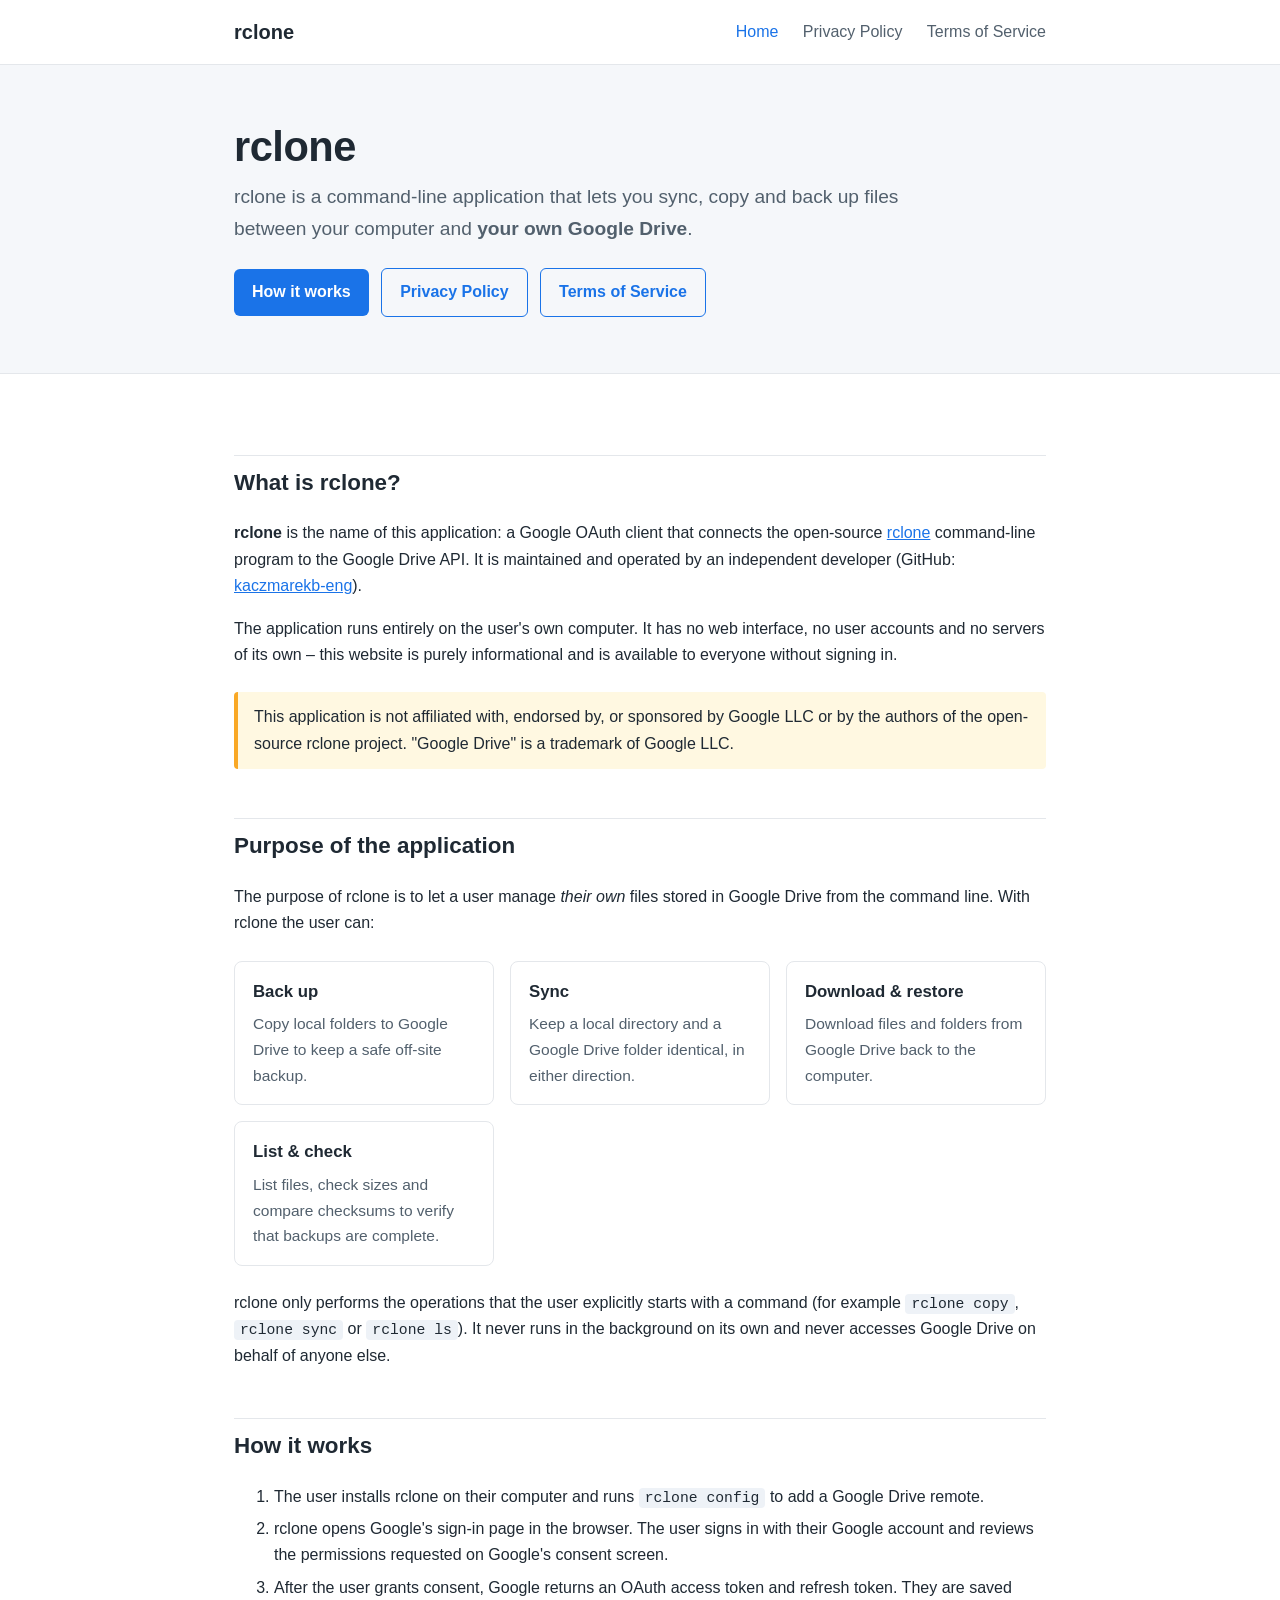
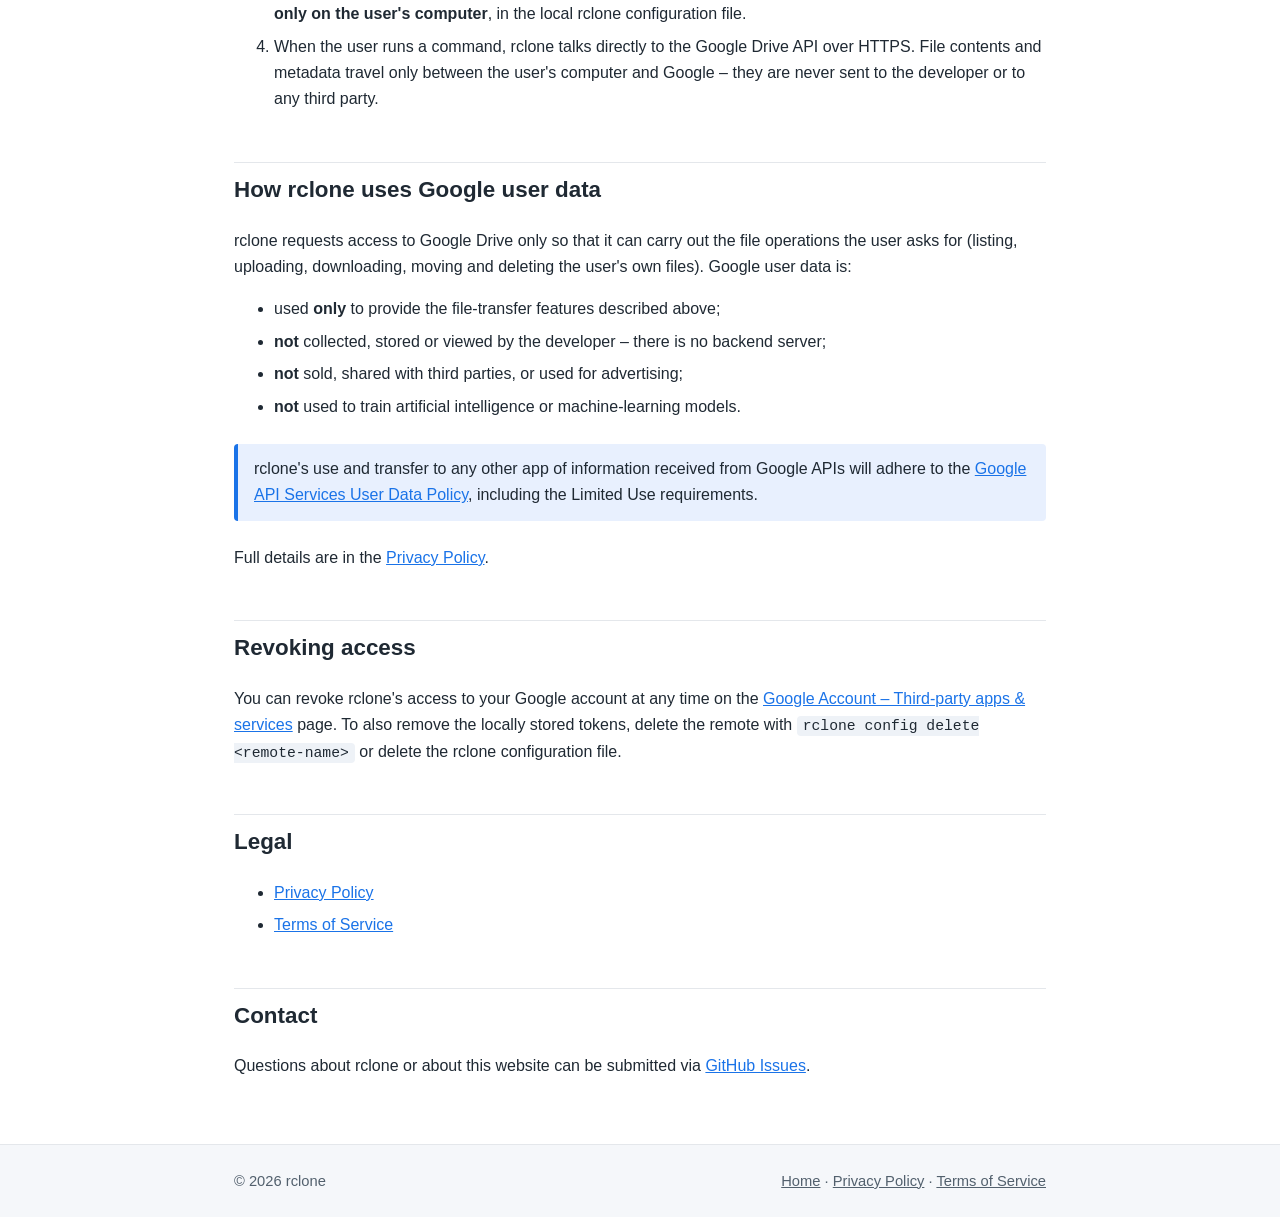
<file: docs/index.html>
<!DOCTYPE html>
<html lang="en">
<head>
  <meta charset="UTF-8">
  <meta name="viewport" content="width=device-width, initial-scale=1.0">
  <!-- Google Search Console ownership verification: paste the tag from Search Console here, e.g.
  <meta name="google-site-verification" content="YOUR_TOKEN_FROM_SEARCH_CONSOLE">
  -->
  <title>rclone – sync and back up your files with Google Drive</title>
  <meta name="description" content="rclone is a command-line application that lets you sync, copy and back up files between your computer and your own Google Drive.">
  <link rel="stylesheet" href="style.css">
</head>
<body>

<header class="site-header">
  <div class="inner">
    <a class="brand" href="./">rclone</a>
    <nav>
      <a href="./" aria-current="page">Home</a>
      <a href="privacy.html">Privacy Policy</a>
      <a href="terms.html">Terms of Service</a>
    </nav>
  </div>
</header>

<section class="hero">
  <div class="inner">
    <h1>rclone</h1>
    <p class="lead">
      rclone is a command-line application that lets you sync, copy and back up
      files between your computer and <strong>your own Google Drive</strong>.
    </p>
    <a class="button" href="#how-it-works">How it works</a>
    <a class="button secondary" href="privacy.html">Privacy Policy</a>
    <a class="button secondary" href="terms.html">Terms of Service</a>
  </div>
</section>

<main>

  <h2 id="about">What is rclone?</h2>
  <p>
    <strong>rclone</strong> is the name of this application: a Google OAuth client that connects the
    open-source <a href="https://rclone.org" rel="noopener">rclone</a> command-line program
    to the Google Drive API. It is maintained and operated by an independent developer
    (GitHub: <a href="https://github.com/kaczmarekb-eng" rel="noopener">kaczmarekb-eng</a>).
  </p>
  <p>
    The application runs entirely on the user's own computer. It has no web interface,
    no user accounts and no servers of its own &ndash; this website is purely informational and
    is available to everyone without signing in.
  </p>

  <div class="notice">
    This application is not affiliated with, endorsed by, or sponsored by Google LLC or by
    the authors of the open-source rclone project. "Google Drive" is a trademark of Google LLC.
  </div>

  <h2 id="purpose">Purpose of the application</h2>
  <p>
    The purpose of rclone is to let a user manage <em>their own</em> files stored in Google Drive
    from the command line. With rclone the user can:
  </p>
  <div class="features">
    <div class="feature">
      <h3>Back up</h3>
      <p>Copy local folders to Google Drive to keep a safe off-site backup.</p>
    </div>
    <div class="feature">
      <h3>Sync</h3>
      <p>Keep a local directory and a Google Drive folder identical, in either direction.</p>
    </div>
    <div class="feature">
      <h3>Download &amp; restore</h3>
      <p>Download files and folders from Google Drive back to the computer.</p>
    </div>
    <div class="feature">
      <h3>List &amp; check</h3>
      <p>List files, check sizes and compare checksums to verify that backups are complete.</p>
    </div>
  </div>
  <p>
    rclone only performs the operations that the user explicitly starts with a command
    (for example <code>rclone copy</code>, <code>rclone sync</code> or <code>rclone ls</code>).
    It never runs in the background on its own and never accesses Google Drive on behalf of anyone else.
  </p>

  <h2 id="how-it-works">How it works</h2>
  <ol class="steps">
    <li>The user installs rclone on their computer and runs <code>rclone config</code> to add a Google Drive remote.</li>
    <li>rclone opens Google's sign-in page in the browser. The user signs in with their Google account and
        reviews the permissions requested on Google's consent screen.</li>
    <li>After the user grants consent, Google returns an OAuth access token and refresh token. They are saved
        <strong>only on the user's computer</strong>, in the local rclone configuration file.</li>
    <li>When the user runs a command, rclone talks directly to the Google Drive API over HTTPS.
        File contents and metadata travel only between the user's computer and Google &ndash;
        they are never sent to the developer or to any third party.</li>
  </ol>

  <h2 id="google-data">How rclone uses Google user data</h2>
  <p>
    rclone requests access to Google Drive only so that it can carry out the file operations
    the user asks for (listing, uploading, downloading, moving and deleting the user's own files).
    Google user data is:
  </p>
  <ul>
    <li>used <strong>only</strong> to provide the file-transfer features described above;</li>
    <li><strong>not</strong> collected, stored or viewed by the developer &ndash; there is no backend server;</li>
    <li><strong>not</strong> sold, shared with third parties, or used for advertising;</li>
    <li><strong>not</strong> used to train artificial intelligence or machine-learning models.</li>
  </ul>
  <div class="highlight">
    rclone's use and transfer to any other app of information received from Google APIs will adhere to the
    <a href="https://developers.google.com/terms/api-services-user-data-policy" rel="noopener">Google API Services User Data Policy</a>,
    including the Limited Use requirements.
  </div>
  <p>
    Full details are in the <a href="privacy.html">Privacy Policy</a>.
  </p>

  <h2 id="revoke">Revoking access</h2>
  <p>
    You can revoke rclone's access to your Google account at any time on the
    <a href="https://myaccount.google.com/permissions" rel="noopener">Google Account &ndash; Third-party apps &amp; services</a>
    page. To also remove the locally stored tokens, delete the remote with
    <code>rclone config delete &lt;remote-name&gt;</code> or delete the rclone configuration file.
  </p>

  <h2 id="legal">Legal</h2>
  <ul>
    <li><a href="privacy.html">Privacy Policy</a></li>
    <li><a href="terms.html">Terms of Service</a></li>
  </ul>

  <h2 id="contact">Contact</h2>
  <p>
    Questions about rclone or about this website can be submitted via
    <a href="https://github.com/kaczmarekb-eng/mypage/issues" rel="noopener">GitHub Issues</a>.
  </p>

</main>

<footer class="site-footer">
  <div class="inner">
    <span>&copy; 2026 rclone</span>
    <span>
      <a href="./">Home</a> &middot;
      <a href="privacy.html">Privacy Policy</a> &middot;
      <a href="terms.html">Terms of Service</a>
    </span>
  </div>
</footer>

</body>
</html>
</file>
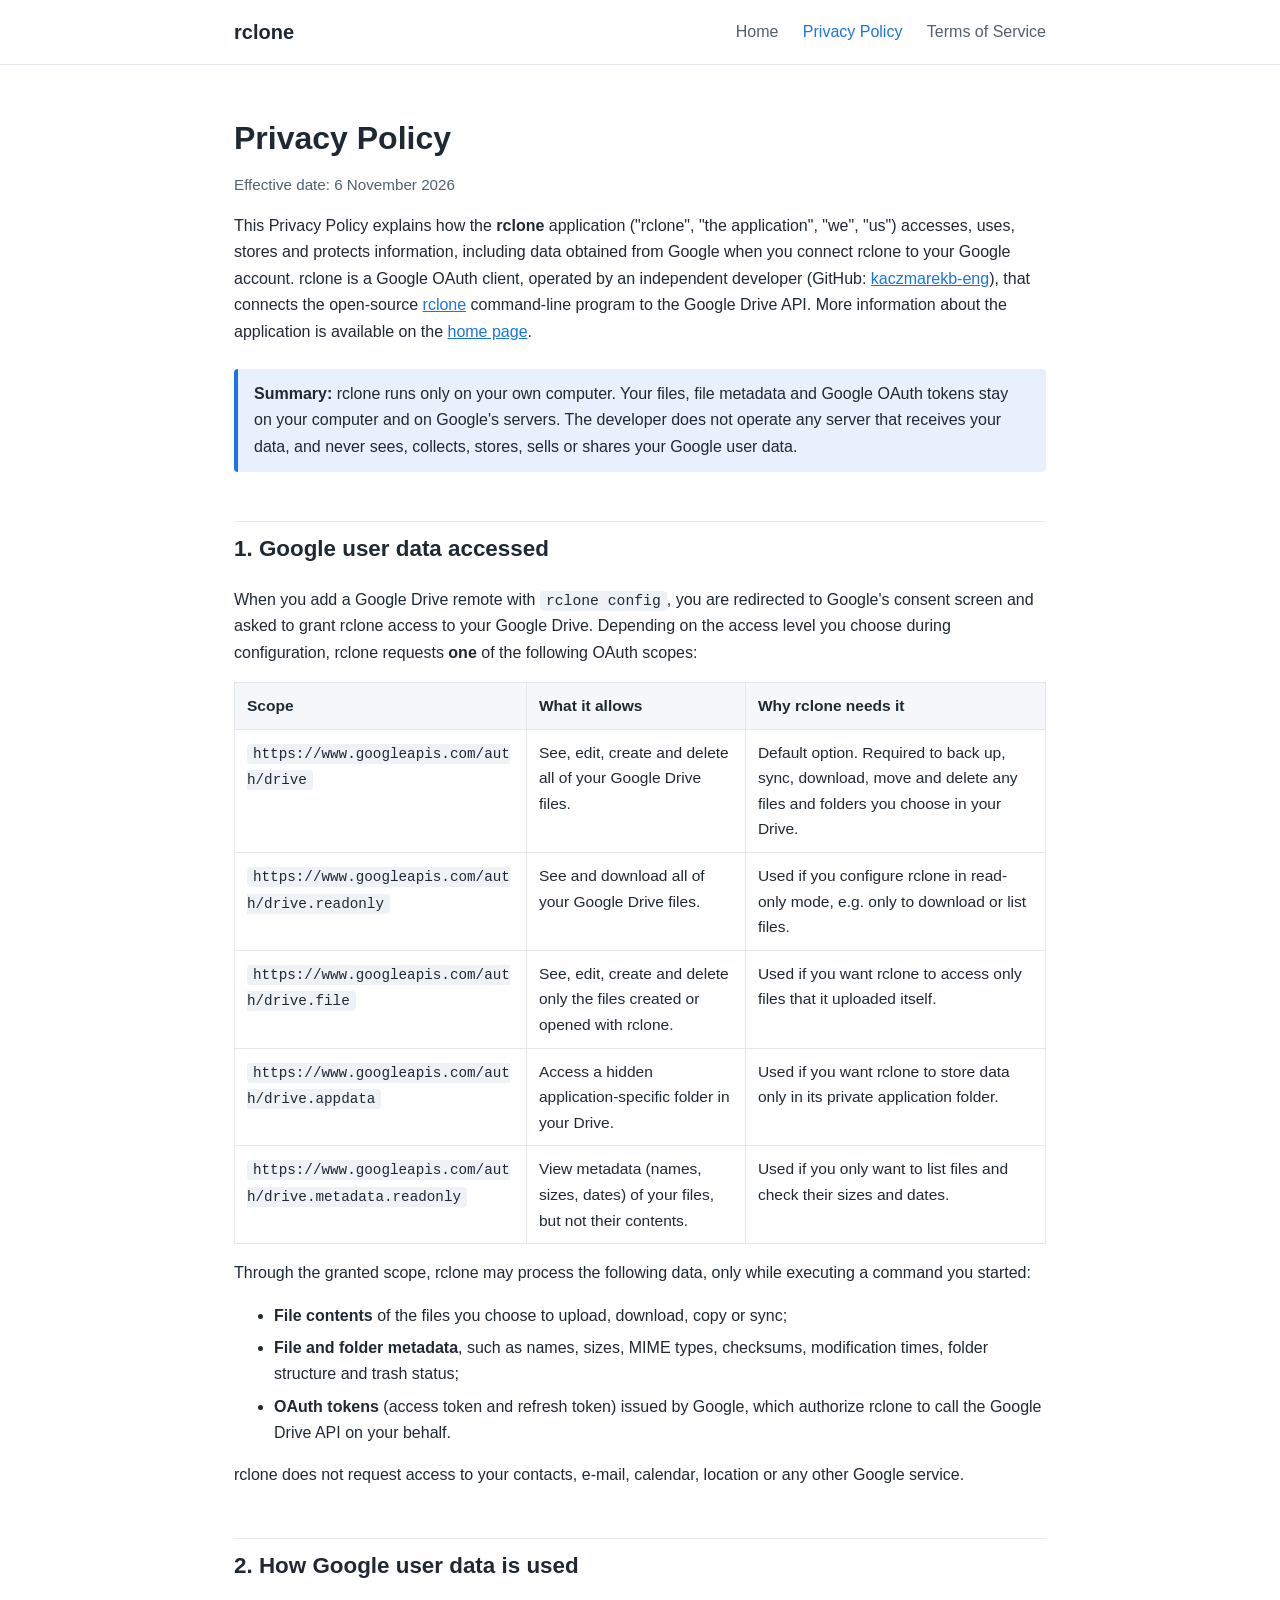
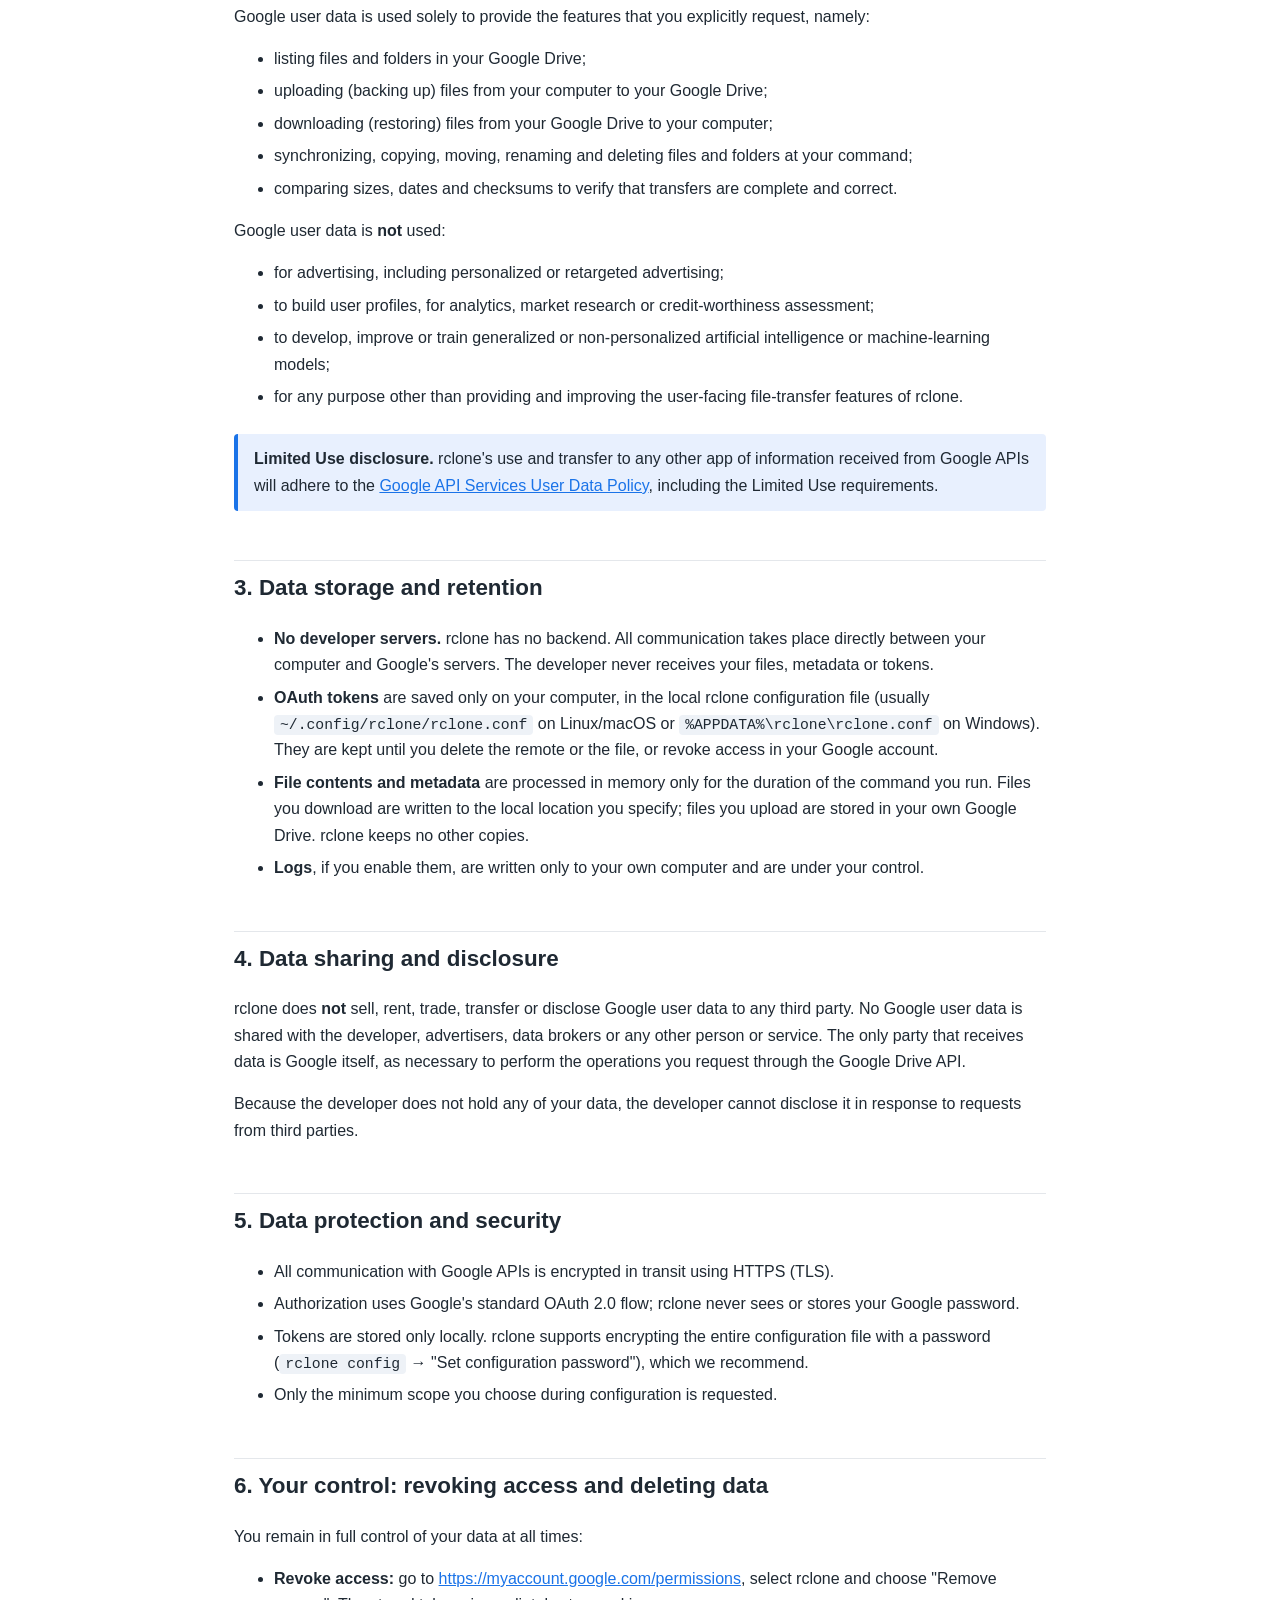
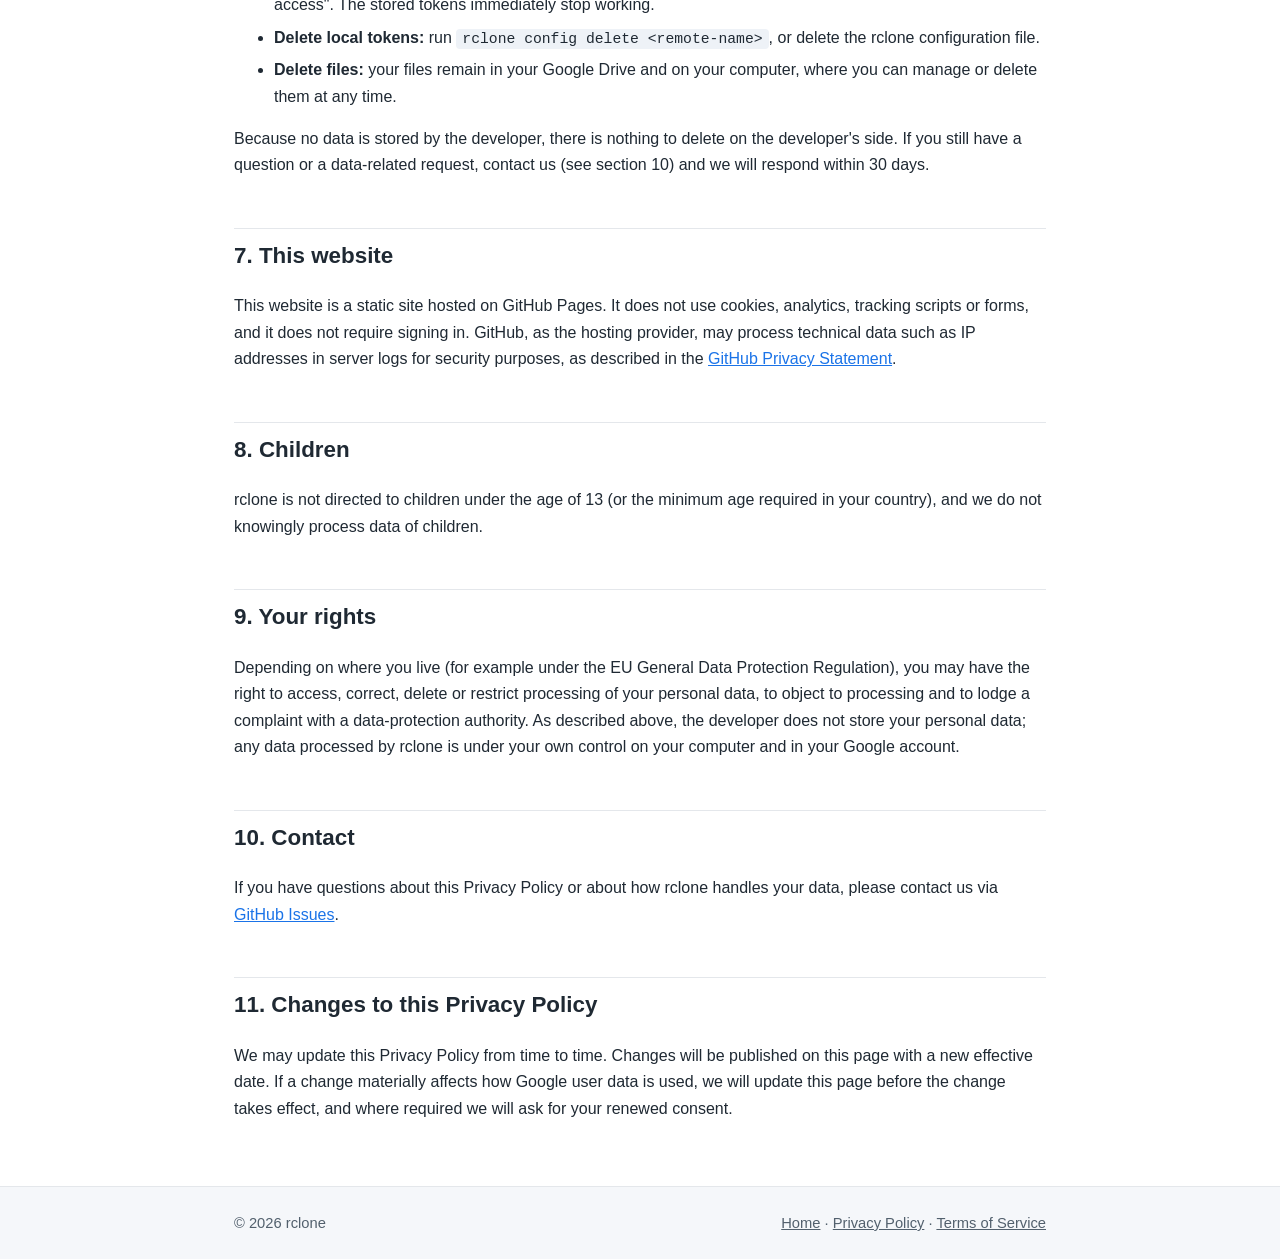
<file: docs/privacy.html>
<!DOCTYPE html>
<html lang="en">
<head>
  <meta charset="UTF-8">
  <meta name="viewport" content="width=device-width, initial-scale=1.0">
  <title>Privacy Policy – rclone</title>
  <meta name="description" content="Privacy Policy of the rclone application: what Google user data it accesses, how it is used, stored and protected.">
  <link rel="stylesheet" href="style.css">
</head>
<body>

<header class="site-header">
  <div class="inner">
    <a class="brand" href="./">rclone</a>
    <nav>
      <a href="./">Home</a>
      <a href="privacy.html" aria-current="page">Privacy Policy</a>
      <a href="terms.html">Terms of Service</a>
    </nav>
  </div>
</header>

<main>

  <h1>Privacy Policy</h1>
  <p class="updated">Effective date: 6 November 2026</p>

  <p>
    This Privacy Policy explains how the <strong>rclone</strong> application ("rclone", "the application",
    "we", "us") accesses, uses, stores and protects information, including data obtained from Google
    when you connect rclone to your Google account. rclone is a Google OAuth client, operated by an
    independent developer (GitHub: <a href="https://github.com/kaczmarekb-eng" rel="noopener">kaczmarekb-eng</a>),
    that connects the open-source <a href="https://rclone.org" rel="noopener">rclone</a> command-line program
    to the Google Drive API. More information about the application is available on the
    <a href="./">home page</a>.
  </p>

  <div class="highlight">
    <strong>Summary:</strong> rclone runs only on your own computer. Your files, file metadata and
    Google OAuth tokens stay on your computer and on Google's servers. The developer does not operate any
    server that receives your data, and never sees, collects, stores, sells or shares your Google user data.
  </div>

  <h2 id="data-accessed">1. Google user data accessed</h2>
  <p>
    When you add a Google Drive remote with <code>rclone config</code>, you are redirected to Google's
    consent screen and asked to grant rclone access to your Google Drive. Depending on the access level you
    choose during configuration, rclone requests <strong>one</strong> of the following OAuth scopes:
  </p>
  <table>
    <thead>
      <tr><th>Scope</th><th>What it allows</th><th>Why rclone needs it</th></tr>
    </thead>
    <tbody>
      <tr>
        <td><code>https://www.googleapis.com/auth/drive</code></td>
        <td>See, edit, create and delete all of your Google Drive files.</td>
        <td>Default option. Required to back up, sync, download, move and delete any files and folders you choose in your Drive.</td>
      </tr>
      <tr>
        <td><code>https://www.googleapis.com/auth/drive.readonly</code></td>
        <td>See and download all of your Google Drive files.</td>
        <td>Used if you configure rclone in read-only mode, e.g. only to download or list files.</td>
      </tr>
      <tr>
        <td><code>https://www.googleapis.com/auth/drive.file</code></td>
        <td>See, edit, create and delete only the files created or opened with rclone.</td>
        <td>Used if you want rclone to access only files that it uploaded itself.</td>
      </tr>
      <tr>
        <td><code>https://www.googleapis.com/auth/drive.appdata</code></td>
        <td>Access a hidden application-specific folder in your Drive.</td>
        <td>Used if you want rclone to store data only in its private application folder.</td>
      </tr>
      <tr>
        <td><code>https://www.googleapis.com/auth/drive.metadata.readonly</code></td>
        <td>View metadata (names, sizes, dates) of your files, but not their contents.</td>
        <td>Used if you only want to list files and check their sizes and dates.</td>
      </tr>
    </tbody>
  </table>
  <p>Through the granted scope, rclone may process the following data, only while executing a command you started:</p>
  <ul>
    <li><strong>File contents</strong> of the files you choose to upload, download, copy or sync;</li>
    <li><strong>File and folder metadata</strong>, such as names, sizes, MIME types, checksums, modification
        times, folder structure and trash status;</li>
    <li><strong>OAuth tokens</strong> (access token and refresh token) issued by Google, which authorize rclone to
        call the Google Drive API on your behalf.</li>
  </ul>
  <p>
    rclone does not request access to your contacts, e-mail, calendar, location or any other Google service.
  </p>

  <h2 id="data-use">2. How Google user data is used</h2>
  <p>Google user data is used solely to provide the features that you explicitly request, namely:</p>
  <ul>
    <li>listing files and folders in your Google Drive;</li>
    <li>uploading (backing up) files from your computer to your Google Drive;</li>
    <li>downloading (restoring) files from your Google Drive to your computer;</li>
    <li>synchronizing, copying, moving, renaming and deleting files and folders at your command;</li>
    <li>comparing sizes, dates and checksums to verify that transfers are complete and correct.</li>
  </ul>
  <p>Google user data is <strong>not</strong> used:</p>
  <ul>
    <li>for advertising, including personalized or retargeted advertising;</li>
    <li>to build user profiles, for analytics, market research or credit-worthiness assessment;</li>
    <li>to develop, improve or train generalized or non-personalized artificial intelligence or
        machine-learning models;</li>
    <li>for any purpose other than providing and improving the user-facing file-transfer features of rclone.</li>
  </ul>

  <div class="highlight">
    <strong>Limited Use disclosure.</strong>
    rclone's use and transfer to any other app of information received from Google APIs will adhere to the
    <a href="https://developers.google.com/terms/api-services-user-data-policy" rel="noopener">Google API Services User Data Policy</a>,
    including the Limited Use requirements.
  </div>

  <h2 id="storage">3. Data storage and retention</h2>
  <ul>
    <li>
      <strong>No developer servers.</strong> rclone has no backend. All communication takes place directly between
      your computer and Google's servers. The developer never receives your files, metadata or tokens.
    </li>
    <li>
      <strong>OAuth tokens</strong> are saved only on your computer, in the local rclone configuration file
      (usually <code>~/.config/rclone/rclone.conf</code> on Linux/macOS or
      <code>%APPDATA%\rclone\rclone.conf</code> on Windows). They are kept until you delete the remote or the file,
      or revoke access in your Google account.
    </li>
    <li>
      <strong>File contents and metadata</strong> are processed in memory only for the duration of the command
      you run. Files you download are written to the local location you specify; files you upload are stored in
      your own Google Drive. rclone keeps no other copies.
    </li>
    <li>
      <strong>Logs</strong>, if you enable them, are written only to your own computer and are under your control.
    </li>
  </ul>

  <h2 id="sharing">4. Data sharing and disclosure</h2>
  <p>
    rclone does <strong>not</strong> sell, rent, trade, transfer or disclose Google user data to any third party.
    No Google user data is shared with the developer, advertisers, data brokers or any other person or service.
    The only party that receives data is Google itself, as necessary to perform the operations you request
    through the Google Drive API.
  </p>
  <p>
    Because the developer does not hold any of your data, the developer cannot disclose it in response to
    requests from third parties.
  </p>

  <h2 id="security">5. Data protection and security</h2>
  <ul>
    <li>All communication with Google APIs is encrypted in transit using HTTPS (TLS).</li>
    <li>Authorization uses Google's standard OAuth 2.0 flow; rclone never sees or stores your Google password.</li>
    <li>Tokens are stored only locally. rclone supports encrypting the entire configuration file with a password
        (<code>rclone config</code> &rarr; "Set configuration password"), which we recommend.</li>
    <li>Only the minimum scope you choose during configuration is requested.</li>
  </ul>

  <h2 id="control">6. Your control: revoking access and deleting data</h2>
  <p>You remain in full control of your data at all times:</p>
  <ul>
    <li>
      <strong>Revoke access:</strong> go to
      <a href="https://myaccount.google.com/permissions" rel="noopener">https://myaccount.google.com/permissions</a>,
      select rclone and choose "Remove access". The stored tokens immediately stop working.
    </li>
    <li>
      <strong>Delete local tokens:</strong> run <code>rclone config delete &lt;remote-name&gt;</code>,
      or delete the rclone configuration file.
    </li>
    <li>
      <strong>Delete files:</strong> your files remain in your Google Drive and on your computer, where you can
      manage or delete them at any time.
    </li>
  </ul>
  <p>
    Because no data is stored by the developer, there is nothing to delete on the developer's side. If you still
    have a question or a data-related request, contact us (see section 10) and we will respond within 30 days.
  </p>

  <h2 id="website">7. This website</h2>
  <p>
    This website is a static site hosted on GitHub Pages. It does not use cookies, analytics, tracking scripts
    or forms, and it does not require signing in. GitHub, as the hosting provider, may process technical data
    such as IP addresses in server logs for security purposes, as described in the
    <a href="https://docs.github.com/en/site-policy/privacy-policies/github-general-privacy-statement" rel="noopener">GitHub Privacy Statement</a>.
  </p>

  <h2 id="children">8. Children</h2>
  <p>
    rclone is not directed to children under the age of 13 (or the minimum age required in your country), and we
    do not knowingly process data of children.
  </p>

  <h2 id="rights">9. Your rights</h2>
  <p>
    Depending on where you live (for example under the EU General Data Protection Regulation), you may have the right
    to access, correct, delete or restrict processing of your personal data, to object to processing and to lodge a
    complaint with a data-protection authority. As described above, the developer does not store your personal data;
    any data processed by rclone is under your own control on your computer and in your Google account.
  </p>

  <h2 id="contact">10. Contact</h2>
  <p>
    If you have questions about this Privacy Policy or about how rclone handles your data, please contact us via
    <a href="https://github.com/kaczmarekb-eng/mypage/issues" rel="noopener">GitHub Issues</a>.
  </p>

  <h2 id="changes">11. Changes to this Privacy Policy</h2>
  <p>
    We may update this Privacy Policy from time to time. Changes will be published on this page with a new effective
    date. If a change materially affects how Google user data is used, we will update this page before the change takes
    effect, and where required we will ask for your renewed consent.
  </p>

</main>

<footer class="site-footer">
  <div class="inner">
    <span>&copy; 2026 rclone</span>
    <span>
      <a href="./">Home</a> &middot;
      <a href="privacy.html">Privacy Policy</a> &middot;
      <a href="terms.html">Terms of Service</a>
    </span>
  </div>
</footer>

</body>
</html>
</file>
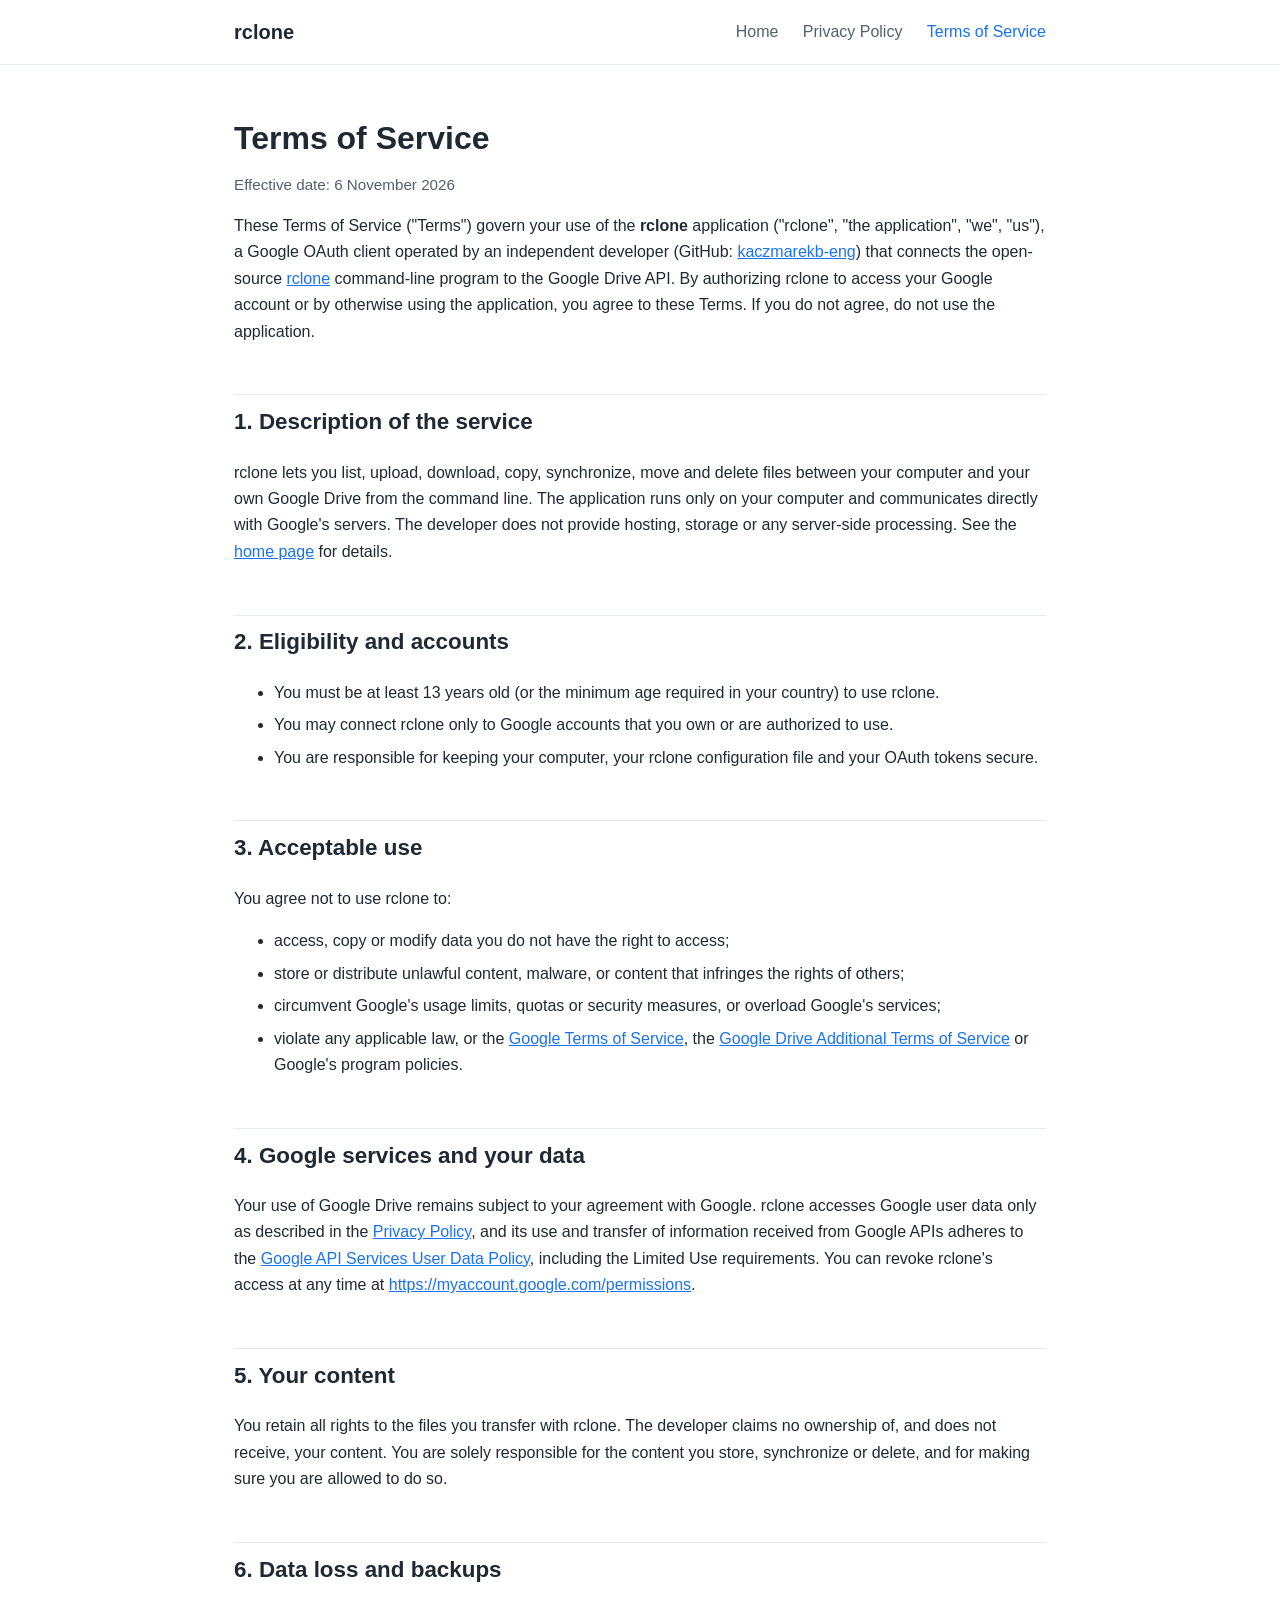
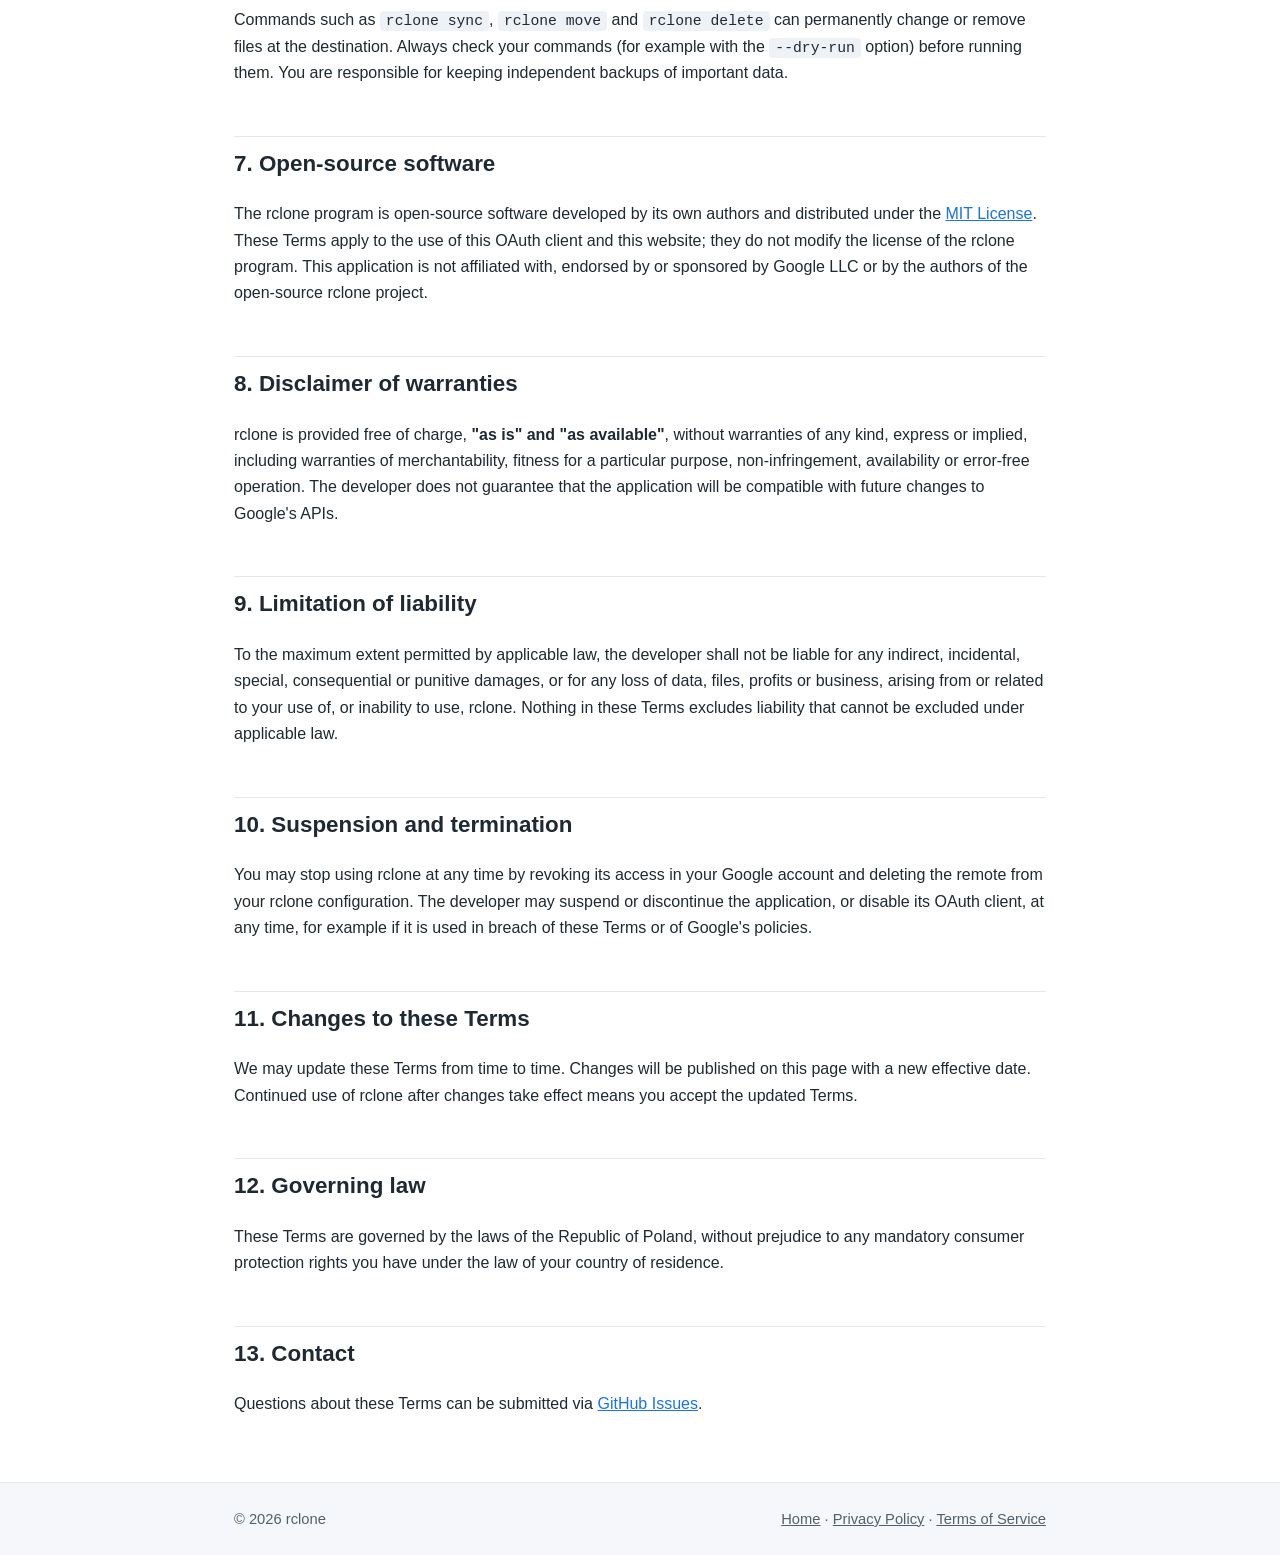
<file: docs/terms.html>
<!DOCTYPE html>
<html lang="en">
<head>
  <meta charset="UTF-8">
  <meta name="viewport" content="width=device-width, initial-scale=1.0">
  <title>Terms of Service – rclone</title>
  <meta name="description" content="Terms of Service of the rclone application.">
  <link rel="stylesheet" href="style.css">
</head>
<body>

<header class="site-header">
  <div class="inner">
    <a class="brand" href="./">rclone</a>
    <nav>
      <a href="./">Home</a>
      <a href="privacy.html">Privacy Policy</a>
      <a href="terms.html" aria-current="page">Terms of Service</a>
    </nav>
  </div>
</header>

<main>

  <h1>Terms of Service</h1>
  <p class="updated">Effective date: 6 November 2026</p>

  <p>
    These Terms of Service ("Terms") govern your use of the <strong>rclone</strong> application ("rclone",
    "the application", "we", "us"), a Google OAuth client operated by an independent developer
    (GitHub: <a href="https://github.com/kaczmarekb-eng" rel="noopener">kaczmarekb-eng</a>) that connects the
    open-source <a href="https://rclone.org" rel="noopener">rclone</a> command-line program to the Google Drive API.
    By authorizing rclone to access your Google account or by otherwise using the application, you agree to these Terms.
    If you do not agree, do not use the application.
  </p>

  <h2 id="service">1. Description of the service</h2>
  <p>
    rclone lets you list, upload, download, copy, synchronize, move and delete files between your computer and your own
    Google Drive from the command line. The application runs only on your computer and communicates directly with
    Google's servers. The developer does not provide hosting, storage or any server-side processing. See the
    <a href="./">home page</a> for details.
  </p>

  <h2 id="eligibility">2. Eligibility and accounts</h2>
  <ul>
    <li>You must be at least 13 years old (or the minimum age required in your country) to use rclone.</li>
    <li>You may connect rclone only to Google accounts that you own or are authorized to use.</li>
    <li>You are responsible for keeping your computer, your rclone configuration file and your OAuth tokens secure.</li>
  </ul>

  <h2 id="acceptable-use">3. Acceptable use</h2>
  <p>You agree not to use rclone to:</p>
  <ul>
    <li>access, copy or modify data you do not have the right to access;</li>
    <li>store or distribute unlawful content, malware, or content that infringes the rights of others;</li>
    <li>circumvent Google's usage limits, quotas or security measures, or overload Google's services;</li>
    <li>violate any applicable law, or the
        <a href="https://policies.google.com/terms" rel="noopener">Google Terms of Service</a>,
        the <a href="https://support.google.com/drive/answer/2450387" rel="noopener">Google Drive Additional Terms of Service</a>
        or Google's program policies.</li>
  </ul>

  <h2 id="google">4. Google services and your data</h2>
  <p>
    Your use of Google Drive remains subject to your agreement with Google. rclone accesses Google user data only as
    described in the <a href="privacy.html">Privacy Policy</a>, and its use and transfer of information received from
    Google APIs adheres to the
    <a href="https://developers.google.com/terms/api-services-user-data-policy" rel="noopener">Google API Services User Data Policy</a>,
    including the Limited Use requirements. You can revoke rclone's access at any time at
    <a href="https://myaccount.google.com/permissions" rel="noopener">https://myaccount.google.com/permissions</a>.
  </p>

  <h2 id="your-content">5. Your content</h2>
  <p>
    You retain all rights to the files you transfer with rclone. The developer claims no ownership of, and does not
    receive, your content. You are solely responsible for the content you store, synchronize or delete, and for
    making sure you are allowed to do so.
  </p>

  <h2 id="responsibility">6. Data loss and backups</h2>
  <p>
    Commands such as <code>rclone sync</code>, <code>rclone move</code> and <code>rclone delete</code> can
    permanently change or remove files at the destination. Always check your commands (for example with the
    <code>--dry-run</code> option) before running them. You are responsible for keeping independent backups of
    important data.
  </p>

  <h2 id="open-source">7. Open-source software</h2>
  <p>
    The rclone program is open-source software developed by its own authors and distributed under the
    <a href="https://github.com/rclone/rclone/blob/master/COPYING" rel="noopener">MIT License</a>.
    These Terms apply to the use of this OAuth client and this website; they do not modify the license of the
    rclone program. This application is not affiliated with, endorsed by or sponsored by Google LLC or by the authors
    of the open-source rclone project.
  </p>

  <h2 id="warranty">8. Disclaimer of warranties</h2>
  <p>
    rclone is provided free of charge, <strong>"as is" and "as available"</strong>, without warranties of any kind,
    express or implied, including warranties of merchantability, fitness for a particular purpose, non-infringement,
    availability or error-free operation. The developer does not guarantee that the application will be compatible
    with future changes to Google's APIs.
  </p>

  <h2 id="liability">9. Limitation of liability</h2>
  <p>
    To the maximum extent permitted by applicable law, the developer shall not be liable for any indirect, incidental,
    special, consequential or punitive damages, or for any loss of data, files, profits or business, arising from or
    related to your use of, or inability to use, rclone. Nothing in these Terms excludes liability that cannot be
    excluded under applicable law.
  </p>

  <h2 id="termination">10. Suspension and termination</h2>
  <p>
    You may stop using rclone at any time by revoking its access in your Google account and deleting the remote
    from your rclone configuration. The developer may suspend or discontinue the application, or disable its OAuth
    client, at any time, for example if it is used in breach of these Terms or of Google's policies.
  </p>

  <h2 id="changes">11. Changes to these Terms</h2>
  <p>
    We may update these Terms from time to time. Changes will be published on this page with a new effective date.
    Continued use of rclone after changes take effect means you accept the updated Terms.
  </p>

  <h2 id="law">12. Governing law</h2>
  <p>
    These Terms are governed by the laws of the Republic of Poland, without prejudice to any mandatory consumer
    protection rights you have under the law of your country of residence.
  </p>

  <h2 id="contact">13. Contact</h2>
  <p>
    Questions about these Terms can be submitted via
    <a href="https://github.com/kaczmarekb-eng/mypage/issues" rel="noopener">GitHub Issues</a>.
  </p>

</main>

<footer class="site-footer">
  <div class="inner">
    <span>&copy; 2026 rclone</span>
    <span>
      <a href="./">Home</a> &middot;
      <a href="privacy.html">Privacy Policy</a> &middot;
      <a href="terms.html">Terms of Service</a>
    </span>
  </div>
</footer>

</body>
</html>
</file>
<file: docs/style.css>
:root {
  --bg: #ffffff;
  --surface: #f5f7fa;
  --text: #1f2933;
  --muted: #52606d;
  --accent: #1a73e8;
  --accent-dark: #1558b0;
  --border: #e4e7eb;
  --code-bg: #eef2f7;
}

* { box-sizing: border-box; }

html { font-size: 16px; }

body {
  margin: 0;
  font-family: -apple-system, BlinkMacSystemFont, "Segoe UI", Roboto, "Helvetica Neue", Arial, sans-serif;
  line-height: 1.65;
  color: var(--text);
  background: var(--bg);
}

a { color: var(--accent); }
a:hover { color: var(--accent-dark); }

.site-header {
  border-bottom: 1px solid var(--border);
  background: var(--bg);
}

.site-header .inner,
.site-footer .inner,
main {
  max-width: 860px;
  margin: 0 auto;
  padding: 0 24px;
}

.site-header .inner {
  display: flex;
  align-items: center;
  justify-content: space-between;
  flex-wrap: wrap;
  gap: 12px;
  min-height: 64px;
}

.brand {
  font-weight: 700;
  font-size: 1.25rem;
  color: var(--text);
  text-decoration: none;
}

.site-header nav a {
  margin-left: 20px;
  color: var(--muted);
  text-decoration: none;
  font-weight: 500;
}
.site-header nav a:first-child { margin-left: 0; }
.site-header nav a:hover,
.site-header nav a[aria-current="page"] { color: var(--accent); }

.hero {
  background: var(--surface);
  border-bottom: 1px solid var(--border);
  padding: 56px 0 48px;
}
.hero .inner { max-width: 860px; margin: 0 auto; padding: 0 24px; }
.hero h1 { font-size: 2.6rem; margin: 0 0 8px; letter-spacing: -0.5px; }
.hero .lead { font-size: 1.2rem; color: var(--muted); margin: 0 0 24px; max-width: 680px; }

.button {
  display: inline-block;
  padding: 10px 18px;
  border-radius: 6px;
  background: var(--accent);
  color: #fff;
  text-decoration: none;
  font-weight: 600;
  margin: 0 8px 8px 0;
}
.button:hover { background: var(--accent-dark); color: #fff; }
.button.secondary { background: transparent; color: var(--accent); border: 1px solid var(--accent); }
.button.secondary:hover { background: var(--accent); color: #fff; }

main { padding-top: 32px; padding-bottom: 48px; }

h1 { font-size: 2rem; line-height: 1.25; }
h2 { font-size: 1.4rem; margin-top: 2.2em; padding-top: 0.4em; border-top: 1px solid var(--border); }
h3 { font-size: 1.1rem; margin-top: 1.6em; }

.updated { color: var(--muted); font-size: 0.95rem; margin-top: -8px; }

.notice {
  background: #fff8e1;
  border-left: 4px solid #f9a825;
  padding: 12px 16px;
  border-radius: 4px;
  margin: 24px 0;
}

.highlight {
  background: #e8f0fe;
  border-left: 4px solid var(--accent);
  padding: 12px 16px;
  border-radius: 4px;
  margin: 24px 0;
}

.features {
  display: grid;
  grid-template-columns: repeat(auto-fit, minmax(220px, 1fr));
  gap: 16px;
  margin: 24px 0;
}
.feature {
  border: 1px solid var(--border);
  border-radius: 8px;
  padding: 16px 18px;
  background: var(--bg);
}
.feature h3 { margin: 0 0 6px; font-size: 1.05rem; }
.feature p { margin: 0; color: var(--muted); font-size: 0.97rem; }

code {
  font-family: SFMono-Regular, Consolas, "Liberation Mono", Menlo, monospace;
  background: var(--code-bg);
  padding: 2px 6px;
  border-radius: 4px;
  font-size: 0.92em;
}

table {
  width: 100%;
  border-collapse: collapse;
  margin: 16px 0;
  font-size: 0.97rem;
}
th, td {
  text-align: left;
  vertical-align: top;
  padding: 10px 12px;
  border: 1px solid var(--border);
}
th { background: var(--surface); }
td:first-child { width: 36%; }
td code { word-break: break-all; }

ol.steps li, ul li { margin-bottom: 6px; }

.site-footer {
  border-top: 1px solid var(--border);
  background: var(--surface);
  color: var(--muted);
  font-size: 0.92rem;
  padding: 24px 0;
}
.site-footer .inner { display: flex; flex-wrap: wrap; gap: 8px 24px; justify-content: space-between; }
.site-footer a { color: var(--muted); }
.site-footer a:hover { color: var(--accent); }

@media (max-width: 600px) {
  .hero h1 { font-size: 2rem; }
  .site-header nav a { margin-left: 14px; }
}
</file>
